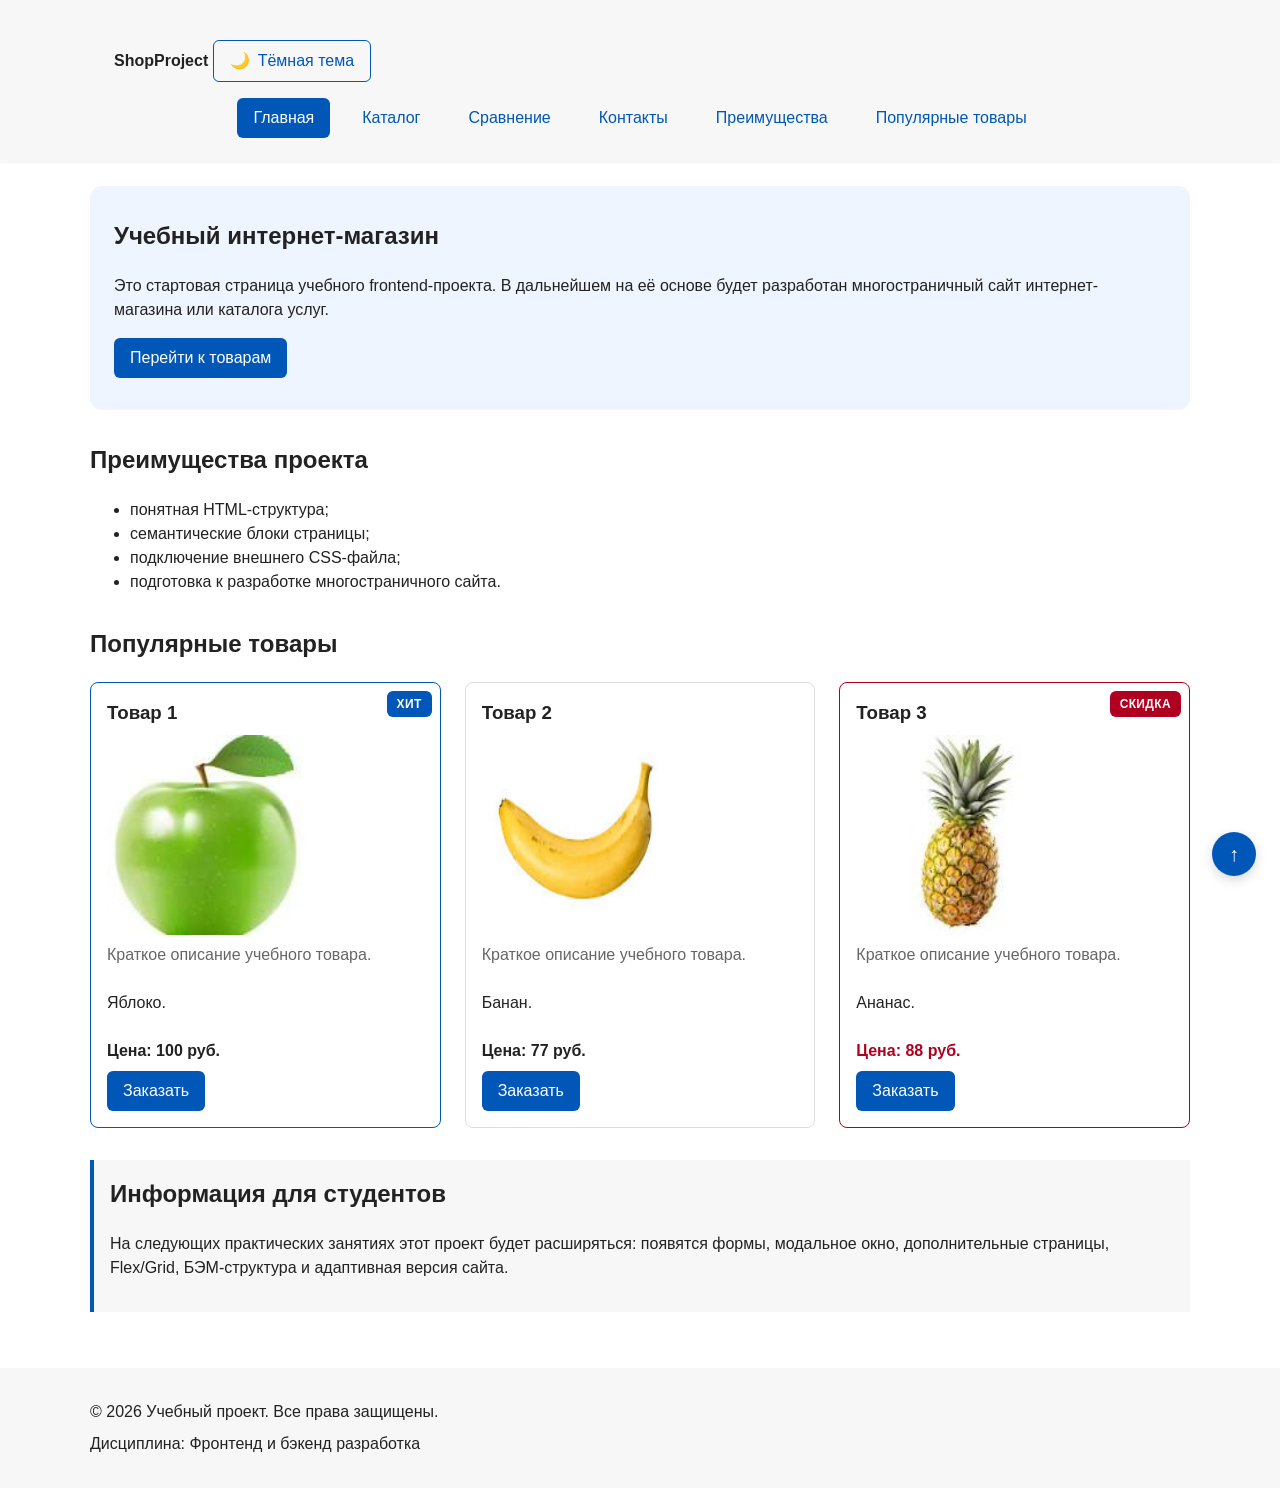
<file: index.html>
<!DOCTYPE html>
<html lang="ru">
  <head>
    <meta charset="UTF-8">
    <meta name="viewport" content="width=device-width, initial-scale=1.0">
    <meta name="description" content="Главная страница учебного интернет-магазина.">
    <meta property="og:type" content="website">
    <meta property="og:title" content="Главная – Учебный интернет-магазин">
    <meta property="og:description" content="Учебный frontend-проект интернет-магазина.">
    <meta property="og:image" content="https://dizzy-go.github.io/kr1-html-css-shop/images/preview.jpg">
    <title>Главная – Учебный интернет-магазин</title>
    <link rel="stylesheet" href="css/style.css">
    <script src="js/main.js" defer></script>
  </head>
  <body>
    <header class="site-header">
      <div class="site-header__inner">
        <a class="site-header__logo" href="index.html">ShopProject</a>

        <button class="theme-toggle" type="button" id="theme-toggle" aria-label="Переключить тему">
          <span class="theme-toggle__icon" aria-hidden="true">🌙</span>
          <span class="theme-toggle__text">Тёмная тема</span>
        </button>

        <nav class="site-nav" aria-label="Основная навигация">
          <ul class="site-nav__list">
            <li class="site-nav__item"><a class="site-nav__link site-nav__link--active" href="index.html">Главная</a></li>
            <li class="site-nav__item"><a class="site-nav__link" href="catalog.html">Каталог</a></li>
            <li class="site-nav__item"><a class="site-nav__link" href="compare.html">Сравнение</a></li>
            <li class="site-nav__item"><a class="site-nav__link" href="contacts.html">Контакты</a></li>
            <li class="site-nav__item"><a class="site-nav__link" href="index.html#advantages">Преимущества</a></li>
            <li class="site-nav__item"><a class="site-nav__link" href="index.html#popular">Популярные товары</a></li>
          </ul>
        </nav>
      </div>
    </header>

    <main>
      <section class="hero">
        <h1 class="hero__title">Учебный интернет-магазин</h1>
        <p class="hero__text">
          Это стартовая страница учебного frontend-проекта.
          В дальнейшем на её основе будет разработан многостраничный сайт
          интернет-магазина или каталога услуг.
        </p>
        <a class="button button--primary" href="#popular">Перейти к товарам</a>
      </section>

      <section class="section" id="advantages">
        <h2 class="section__title">Преимущества проекта</h2>
        <ul class="advantages-list">
          <li>понятная HTML-структура;</li>
          <li>семантические блоки страницы;</li>
          <li>подключение внешнего CSS-файла;</li>
          <li>подготовка к разработке многостраничного сайта.</li>
        </ul>
      </section>

      <section class="section" id="popular">
        <h2 class="section__title">Популярные товары</h2>

        <div class="products-grid">
          <article class="product-card product-card--featured">
            <span class="product-card__badge product-card__badge--hit">Хит</span>
            <h3 class="product-card__title">Товар 1</h3>
            <img class="product-card__img" src="images/apple.png" alt="Яблоко">
            <p class="product-card__description">Краткое описание учебного товара.</p>
            <p>Яблоко.</p>
            <p class="product-card__price">Цена: 100 руб.</p>
            <div class="product-card__actions">
              <button
                class="button button--primary product-card__button"
                type="button"
                data-product="Товар 1"
              >
                Заказать
              </button>
            </div>
          </article>

          <article class="product-card">
            <h3 class="product-card__title">Товар 2</h3>
            <img class="product-card__img" src="images/banan.png" alt="Банан">
            <p class="product-card__description">Краткое описание учебного товара.</p>
            <p>Банан.</p>
            <p class="product-card__price">Цена: 77 руб.</p>
            <div class="product-card__actions">
              <button
                class="button button--primary product-card__button"
                type="button"
                data-product="Товар 2"
              >
                Заказать
              </button>
            </div>
          </article>

          <article class="product-card product-card--discount">
            <span class="product-card__badge product-card__badge--sale">Скидка</span>
            <h3 class="product-card__title">Товар 3</h3>
            <img class="product-card__img" src="images/ananas.png" alt="Ананас">
            <p class="product-card__description">Краткое описание учебного товара.</p>
            <p>Ананас.</p>
            <p class="product-card__price">Цена: 88 руб.</p>
            <div class="product-card__actions">
              <button
                class="button button--primary product-card__button"
                type="button"
                data-product="Товар 3"
              >
                Заказать
              </button>
            </div>
          </article>
        </div>
      </section>

      <aside class="aside-info">
        <h2 class="aside-info__title">Информация для студентов</h2>
        <p>
          На следующих практических занятиях этот проект будет расширяться:
          появятся формы, модальное окно, дополнительные страницы,
          Flex/Grid, БЭМ-структура и адаптивная версия сайта.
        </p>
      </aside>
    </main>

    <footer class="site-footer" id="contacts">
      <p class="site-footer__text">&copy; 2026 Учебный проект. Все права защищены.</p>
      <p class="site-footer__text">Дисциплина: Фронтенд и бэкенд разработка</p>
    </footer>

    <dialog class="order-dialog" id="order-dialog" aria-labelledby="order-dialog-title">
      <h2 class="order-dialog__title" id="order-dialog-title">Оформление заявки</h2>

      <form class="order-form" id="order-form" action="#" method="post" novalidate>
        <input id="selected-product" name="selected-product" type="hidden">

        <div class="order-form__field">
          <label class="order-form__label" for="order-name">Имя</label>
          <input
            class="order-form__input"
            id="order-name"
            name="name"
            type="text"
            placeholder="Введите ваше имя"
            minlength="2"
            autocomplete="given-name"
            required
          >
        </div>

        <div class="order-form__field">
          <label class="order-form__label" for="order-email">E-mail</label>
          <input
            class="order-form__input"
            id="order-email"
            name="email"
            type="email"
            placeholder="example@mail.ru"
            autocomplete="email"
            required
          >
        </div>

        <div class="order-form__field">
          <label class="order-form__label" for="order-phone">Телефон</label>
          <input
            class="order-form__input"
            id="order-phone"
            name="phone"
            type="tel"
            inputmode="tel"
            placeholder="+7 (900) 000-00-00"
            pattern="^\+7 \(\d{3}\) \d{3}-\d{2}-\d{2}$"
            required
          >
          <small class="order-form__hint">Формат: +7 (900) 000-00-00</small>
        </div>

        <div class="order-form__field">
          <label class="order-form__label" for="order-date">Дата связи</label>
          <input class="order-form__input" id="order-date" name="date" type="date">
        </div>

        <div class="order-form__field">
          <label class="order-form__label" for="order-topic">Тема заявки</label>
          <select class="order-form__select" id="order-topic" name="topic" required>
            <option value="">Выберите тему</option>
            <option value="product">Заказ товара</option>
            <option value="consultation">Консультация</option>
            <option value="delivery">Доставка</option>
          </select>
        </div>

        <div class="order-form__field">
          <label class="order-form__label" for="order-comment">Комментарий</label>
          <textarea
            class="order-form__textarea"
            id="order-comment"
            name="comment"
            rows="4"
            placeholder="Укажите дополнительную информацию"
          ></textarea>
        </div>

        <div class="order-form__field order-form__field--checkbox">
          <label class="order-form__label">
            <input
              class="order-form__checkbox"
              id="order-agreement"
              name="agreement"
              type="checkbox"
              required
            >
            Я согласен на обработку данных
          </label>
        </div>

        <div class="order-form__actions">
          <button class="button button--secondary" type="button" id="close-order-dialog">
            Закрыть
          </button>
          <button class="button button--primary" type="submit">
            Отправить заявку
          </button>
        </div>
      </form>
    </dialog>

    <p class="success-message" id="success-message" hidden>
      Форма успешно отправлена!
    </p>

    <a class="to-top" href="#" aria-label="Наверх">↑</a>
  </body>
</html>
</file>
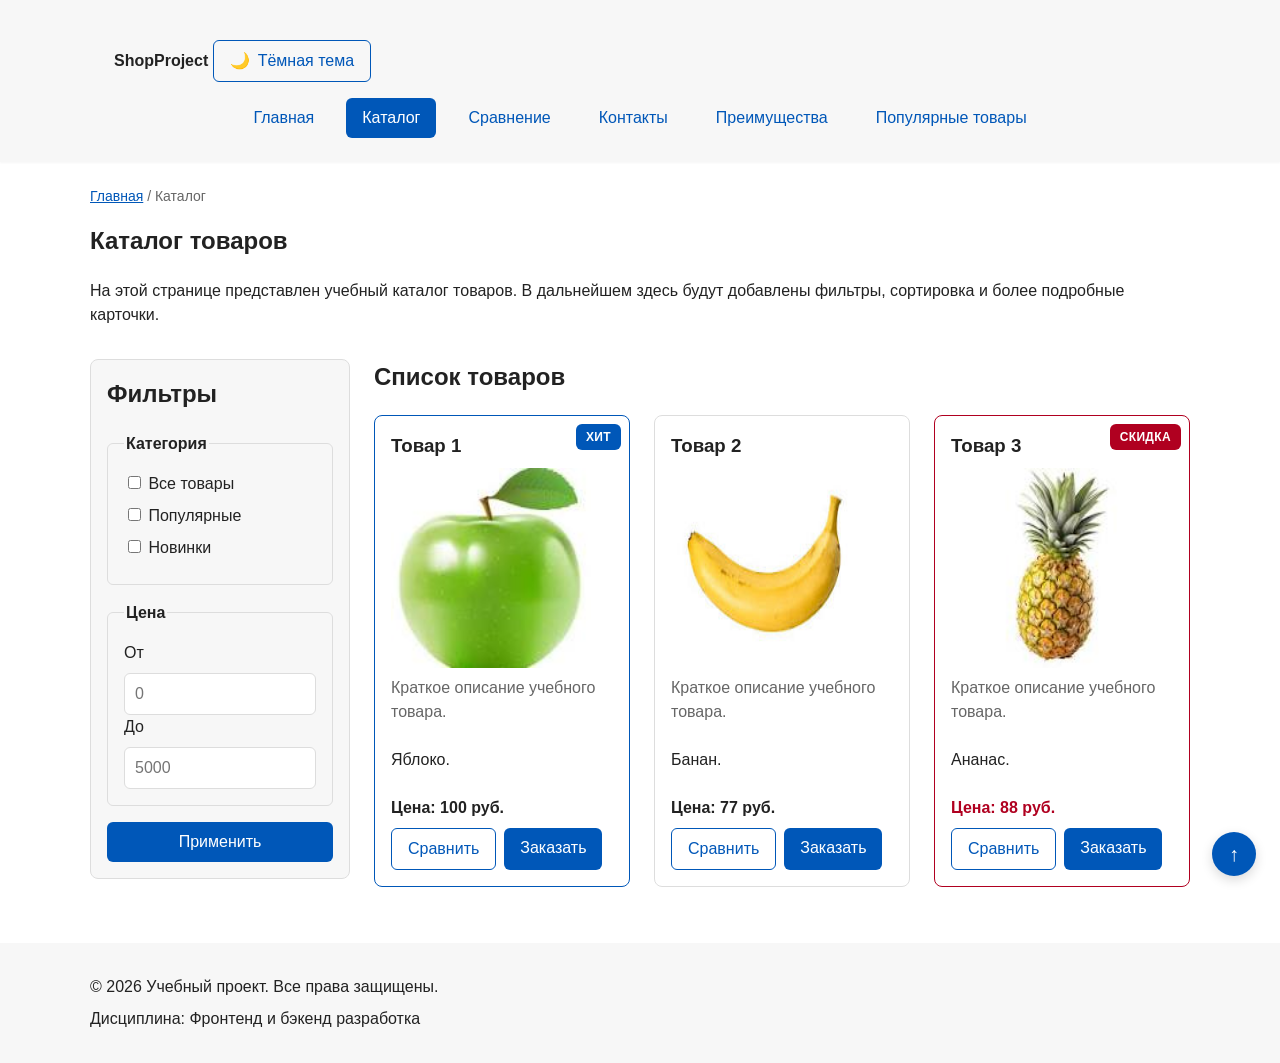
<file: catalog.html>
<!DOCTYPE html>
<html lang="ru">
  <head>
    <meta charset="UTF-8">
    <meta name="viewport" content="width=device-width, initial-scale=1.0">
    <meta name="description" content="Каталог товаров учебного интернет-магазина.">
    <meta property="og:type" content="website">
    <meta property="og:title" content="Каталог товаров – Учебный интернет-магазин">
    <meta property="og:description" content="Учебный каталог товаров интернет-магазина.">
    <meta property="og:image" content="https://dizzy-go.github.io/kr1-html-css-shop/images/preview.jpg">
    <title>Каталог товаров – Учебный интернет-магазин</title>
    <link rel="stylesheet" href="css/style.css">
    <script src="js/main.js" defer></script>
  </head>
  <body>
    <header class="site-header">
      <div class="site-header__inner">
        <a class="site-header__logo" href="index.html">ShopProject</a>

        <button class="theme-toggle" type="button" id="theme-toggle" aria-label="Переключить тему">
          <span class="theme-toggle__icon" aria-hidden="true">🌙</span>
          <span class="theme-toggle__text">Тёмная тема</span>
        </button>

        <nav class="site-nav" aria-label="Основная навигация">
          <ul class="site-nav__list">
            <li class="site-nav__item"><a class="site-nav__link" href="index.html">Главная</a></li>
            <li class="site-nav__item"><a class="site-nav__link site-nav__link--active" href="catalog.html">Каталог</a></li>
            <li class="site-nav__item"><a class="site-nav__link" href="compare.html">Сравнение</a></li>
            <li class="site-nav__item"><a class="site-nav__link" href="contacts.html">Контакты</a></li>
            <li class="site-nav__item"><a class="site-nav__link" href="index.html#advantages">Преимущества</a></li>
            <li class="site-nav__item"><a class="site-nav__link" href="index.html#popular">Популярные товары</a></li>
          </ul>
        </nav>
      </div>
    </header>

    <main>
      <nav class="breadcrumbs" aria-label="Хлебные крошки">
        <a class="breadcrumbs__link" href="index.html">Главная</a>
        <span class="breadcrumbs__current">Каталог</span>
      </nav>

      <section class="section">
        <h1 class="section__title">Каталог товаров</h1>
        <p>
          На этой странице представлен учебный каталог товаров.
          В дальнейшем здесь будут добавлены фильтры, сортировка и более подробные карточки.
        </p>
      </section>

      <section class="catalog-layout">
        <aside class="catalog-filters">
          <h2 class="catalog-filters__title">Фильтры</h2>

          <form class="filters-form" action="#" method="get">
            <fieldset class="filters-form__group">
              <legend class="filters-form__legend">Категория</legend>

              <label class="filters-form__label">
                <input class="filters-form__checkbox" type="checkbox" name="category" value="all">
                Все товары
              </label>

              <label class="filters-form__label">
                <input class="filters-form__checkbox" type="checkbox" name="category" value="popular">
                Популярные
              </label>

              <label class="filters-form__label">
                <input class="filters-form__checkbox" type="checkbox" name="category" value="new">
                Новинки
              </label>
            </fieldset>

            <fieldset class="filters-form__group">
              <legend class="filters-form__legend">Цена</legend>

              <label class="filters-form__label" for="price-from">От</label>
              <input class="filters-form__input" id="price-from" name="price-from" type="number" min="0" placeholder="0">

              <label class="filters-form__label" for="price-to">До</label>
              <input class="filters-form__input" id="price-to" name="price-to" type="number" min="0" placeholder="5000">
            </fieldset>

            <button class="button button--primary" type="submit">Применить</button>
          </form>
        </aside>

        <section class="catalog-products">
          <h2 class="catalog-products__title">Список товаров</h2>

          <div class="products-grid">
            <article class="product-card product-card--featured">
              <span class="product-card__badge product-card__badge--hit">Хит</span>
              <h3 class="product-card__title">Товар 1</h3>
              <img class="product-card__img" src="images/apple.png" alt="Яблоко">
              <p class="product-card__description">Краткое описание учебного товара.</p>
              <p>Яблоко.</p>
              <p class="product-card__price">Цена: 100 руб.</p>
              <div class="product-card__actions">
                <a class="button button--secondary" href="compare.html">Сравнить</a>
                <a class="button button--primary" href="index.html#popular">Заказать</a>
              </div>
            </article>

            <article class="product-card">
              <h3 class="product-card__title">Товар 2</h3>
              <img class="product-card__img" src="images/banan.png" alt="Банан">
              <p class="product-card__description">Краткое описание учебного товара.</p>
              <p>Банан.</p>
              <p class="product-card__price">Цена: 77 руб.</p>
              <div class="product-card__actions">
                <a class="button button--secondary" href="compare.html">Сравнить</a>
                <a class="button button--primary" href="index.html#popular">Заказать</a>
              </div>
            </article>

            <article class="product-card product-card--discount">
              <span class="product-card__badge product-card__badge--sale">Скидка</span>
              <h3 class="product-card__title">Товар 3</h3>
              <img class="product-card__img" src="images/ananas.png" alt="Ананас">
              <p class="product-card__description">Краткое описание учебного товара.</p>
              <p>Ананас.</p>
              <p class="product-card__price">Цена: 88 руб.</p>
              <div class="product-card__actions">
                <a class="button button--secondary" href="compare.html">Сравнить</a>
                <a class="button button--primary" href="index.html#popular">Заказать</a>
              </div>
            </article>
          </div>
        </section>
      </section>
    </main>

    <footer class="site-footer">
      <p class="site-footer__text">&copy; 2026 Учебный проект. Все права защищены.</p>
      <p class="site-footer__text">Дисциплина: Фронтенд и бэкенд разработка</p>
    </footer>

    <a class="to-top" href="#" aria-label="Наверх">↑</a>
  </body>
</html>
</file>
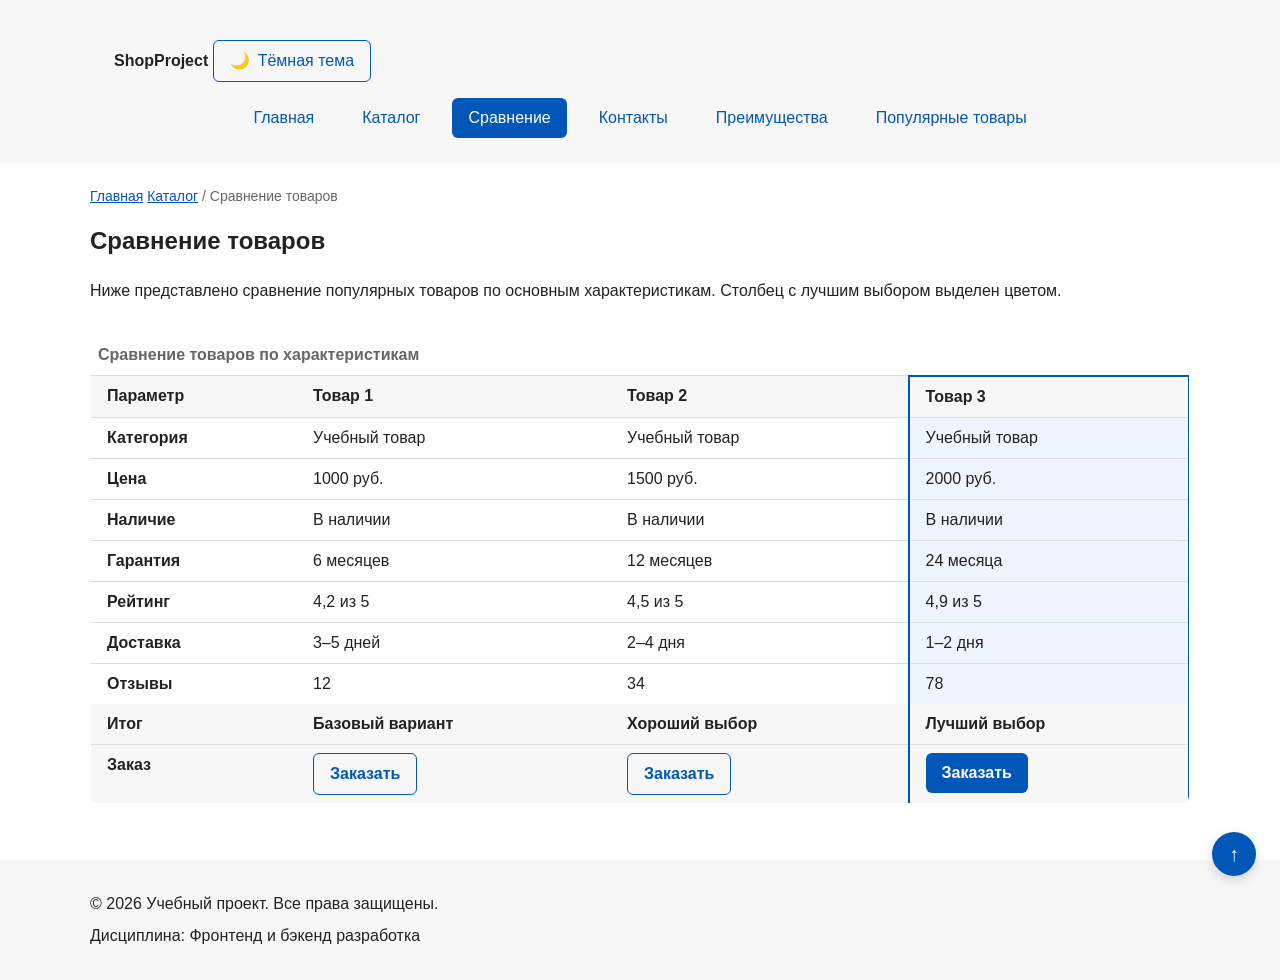
<file: compare.html>
<!DOCTYPE html>
<html lang="ru">
  <head>
    <meta charset="UTF-8">
    <meta name="viewport" content="width=device-width, initial-scale=1.0">
    <meta name="description" content="Сравнение товаров учебного интернет-магазина по характеристикам.">
    <meta property="og:type" content="website">
    <meta property="og:title" content="Сравнение товаров – Учебный интернет-магазин">
    <meta property="og:description" content="Таблица сравнения товаров по характеристикам.">
    <meta property="og:image" content="https://dizzy-go.github.io/kr1-html-css-shop/images/preview.jpg">
    <title>Сравнение товаров – Учебный интернет-магазин</title>
    <link rel="stylesheet" href="css/style.css">
    <script src="js/main.js" defer></script>
  </head>
  <body>
    <header class="site-header">
      <div class="site-header__inner">
        <a class="site-header__logo" href="index.html">ShopProject</a>

        <button class="theme-toggle" type="button" id="theme-toggle" aria-label="Переключить тему">
          <span class="theme-toggle__icon" aria-hidden="true">🌙</span>
          <span class="theme-toggle__text">Тёмная тема</span>
        </button>

        <nav class="site-nav" aria-label="Основная навигация">
          <ul class="site-nav__list">
            <li class="site-nav__item"><a class="site-nav__link" href="index.html">Главная</a></li>
            <li class="site-nav__item"><a class="site-nav__link" href="catalog.html">Каталог</a></li>
            <li class="site-nav__item"><a class="site-nav__link site-nav__link--active" href="compare.html">Сравнение</a></li>
            <li class="site-nav__item"><a class="site-nav__link" href="contacts.html">Контакты</a></li>
            <li class="site-nav__item"><a class="site-nav__link" href="index.html#advantages">Преимущества</a></li>
            <li class="site-nav__item"><a class="site-nav__link" href="index.html#popular">Популярные товары</a></li>
          </ul>
        </nav>
      </div>
    </header>

    <main>
      <nav class="breadcrumbs" aria-label="Хлебные крошки">
        <a class="breadcrumbs__link" href="index.html">Главная</a>
        <a class="breadcrumbs__link" href="catalog.html">Каталог</a>
        <span class="breadcrumbs__current">Сравнение товаров</span>
      </nav>

      <section class="section">
        <h1 class="section__title">Сравнение товаров</h1>
        <p>
          Ниже представлено сравнение популярных товаров по основным характеристикам.
          Столбец с лучшим выбором выделен цветом.
        </p>
      </section>

      <section class="section">
        <div class="compare-table-wrapper">
          <table class="compare-table">
            <caption>Сравнение товаров по характеристикам</caption>
            <thead>
              <tr>
                <th scope="col">Параметр</th>
                <th scope="col">Товар 1</th>
                <th scope="col">Товар 2</th>
                <th scope="col" class="compare-table__col--best">Товар 3</th>
              </tr>
            </thead>
            <tbody>
              <tr>
                <th scope="row">Категория</th>
                <td>Учебный товар</td>
                <td>Учебный товар</td>
                <td class="compare-table__cell--best">Учебный товар</td>
              </tr>
              <tr>
                <th scope="row">Цена</th>
                <td>1000 руб.</td>
                <td>1500 руб.</td>
                <td class="compare-table__cell--best">2000 руб.</td>
              </tr>
              <tr>
                <th scope="row">Наличие</th>
                <td>В наличии</td>
                <td>В наличии</td>
                <td class="compare-table__cell--best">В наличии</td>
              </tr>
              <tr>
                <th scope="row">Гарантия</th>
                <td>6 месяцев</td>
                <td>12 месяцев</td>
                <td class="compare-table__cell--best">24 месяца</td>
              </tr>
              <tr>
                <th scope="row">Рейтинг</th>
                <td>4,2 из 5</td>
                <td>4,5 из 5</td>
                <td class="compare-table__cell--best">4,9 из 5</td>
              </tr>
              <tr>
                <th scope="row">Доставка</th>
                <td>3–5 дней</td>
                <td>2–4 дня</td>
                <td class="compare-table__cell--best">1–2 дня</td>
              </tr>
              <tr>
                <th scope="row">Отзывы</th>
                <td>12</td>
                <td>34</td>
                <td class="compare-table__cell--best">78</td>
              </tr>
            </tbody>
            <tfoot>
              <tr>
                <th scope="row">Итог</th>
                <td>Базовый вариант</td>
                <td>Хороший выбор</td>
                <td class="compare-table__cell--best">Лучший выбор</td>
              </tr>
              <tr>
                <th scope="row">Заказ</th>
                <td>
                  <a class="button button--secondary" href="index.html#popular">Заказать</a>
                </td>
                <td>
                  <a class="button button--secondary" href="index.html#popular">Заказать</a>
                </td>
                <td class="compare-table__cell--best">
                  <a class="button button--primary" href="index.html#popular">Заказать</a>
                </td>
              </tr>
            </tfoot>
          </table>
        </div>
      </section>
    </main>

    <footer class="site-footer">
      <p class="site-footer__text">&copy; 2026 Учебный проект. Все права защищены.</p>
      <p class="site-footer__text">Дисциплина: Фронтенд и бэкенд разработка</p>
    </footer>

    <a class="to-top" href="#" aria-label="Наверх">↑</a>
  </body>
</html>
</file>
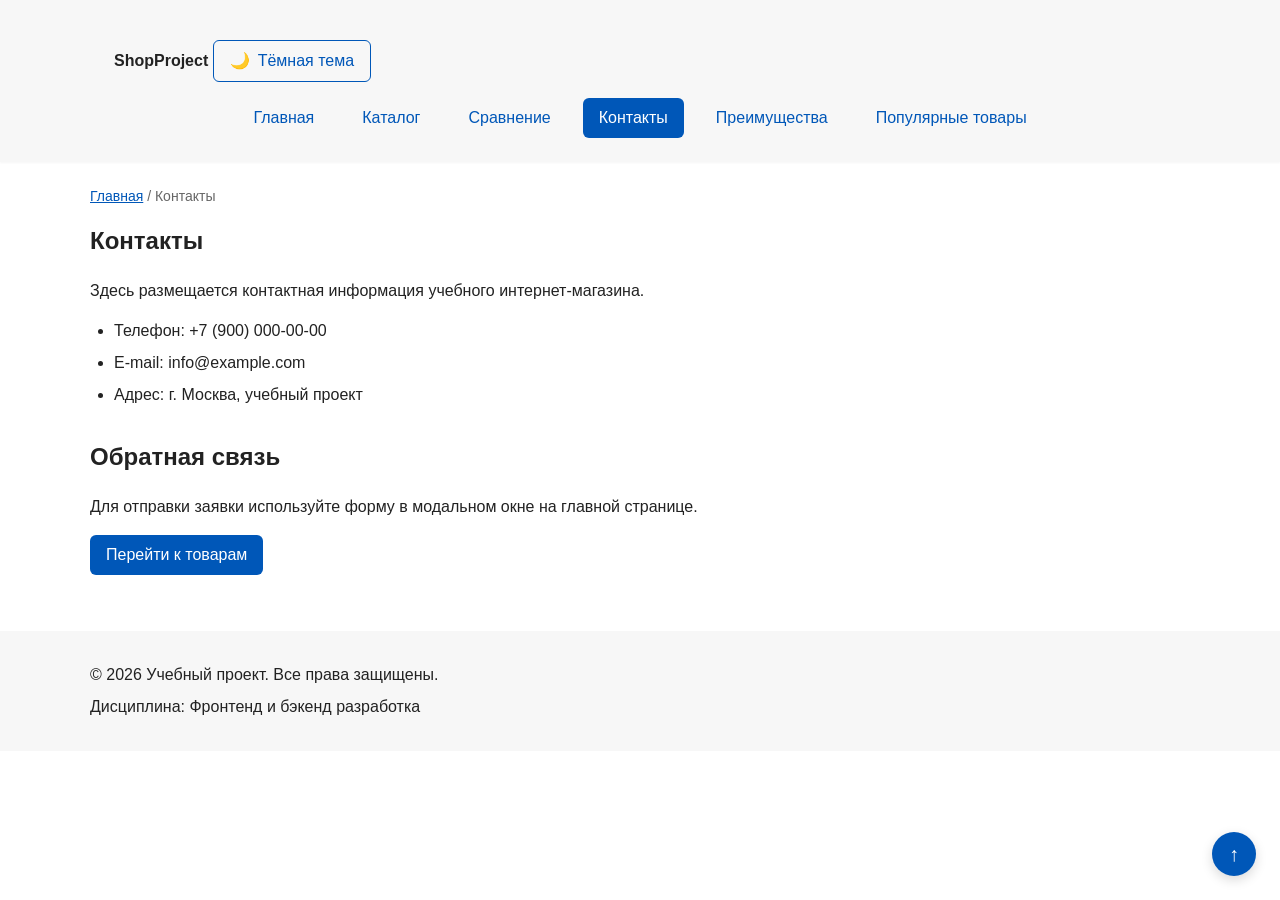
<file: contacts.html>
<!DOCTYPE html>
<html lang="ru">
  <head>
    <meta charset="UTF-8">
    <meta name="viewport" content="width=device-width, initial-scale=1.0">
    <meta name="description" content="Контактная информация учебного интернет-магазина.">
    <meta property="og:type" content="website">
    <meta property="og:title" content="Контакты – Учебный интернет-магазин">
    <meta property="og:description" content="Контактная информация учебного интернет-магазина.">
    <meta property="og:image" content="https://dizzy-go.github.io/kr1-html-css-shop/images/preview.jpg">
    <title>Контакты – Учебный интернет-магазин</title>
    <link rel="stylesheet" href="css/style.css">
    <script src="js/main.js" defer></script>
  </head>
  <body>
    <header class="site-header">
      <div class="site-header__inner">
        <a class="site-header__logo" href="index.html">ShopProject</a>

        <button class="theme-toggle" type="button" id="theme-toggle" aria-label="Переключить тему">
          <span class="theme-toggle__icon" aria-hidden="true">🌙</span>
          <span class="theme-toggle__text">Тёмная тема</span>
        </button>

        <nav class="site-nav" aria-label="Основная навигация">
          <ul class="site-nav__list">
            <li class="site-nav__item"><a class="site-nav__link" href="index.html">Главная</a></li>
            <li class="site-nav__item"><a class="site-nav__link" href="catalog.html">Каталог</a></li>
            <li class="site-nav__item"><a class="site-nav__link" href="compare.html">Сравнение</a></li>
            <li class="site-nav__item"><a class="site-nav__link site-nav__link--active" href="contacts.html">Контакты</a></li>
            <li class="site-nav__item"><a class="site-nav__link" href="index.html#advantages">Преимущества</a></li>
            <li class="site-nav__item"><a class="site-nav__link" href="index.html#popular">Популярные товары</a></li>
          </ul>
        </nav>
      </div>
    </header>

    <main>
      <nav class="breadcrumbs" aria-label="Хлебные крошки">
        <a class="breadcrumbs__link" href="index.html">Главная</a>
        <span class="breadcrumbs__current">Контакты</span>
      </nav>

      <section class="section">
        <h1 class="section__title">Контакты</h1>
        <p>
          Здесь размещается контактная информация учебного интернет-магазина.
        </p>

        <ul class="contacts-list">
          <li class="contacts-list__item">Телефон: +7 (900) 000-00-00</li>
          <li class="contacts-list__item">E-mail: info@example.com</li>
          <li class="contacts-list__item">Адрес: г. Москва, учебный проект</li>
        </ul>
      </section>

      <section class="section" id="feedback">
        <h2 class="section__title">Обратная связь</h2>
        <p>
          Для отправки заявки используйте форму в модальном окне на главной странице.
        </p>
        <a class="button button--primary" href="index.html#popular">Перейти к товарам</a>
      </section>
    </main>

    <footer class="site-footer">
      <p class="site-footer__text">&copy; 2026 Учебный проект. Все права защищены.</p>
      <p class="site-footer__text">Дисциплина: Фронтенд и бэкенд разработка</p>
    </footer>

    <a class="to-top" href="#" aria-label="Наверх">↑</a>
  </body>
</html>
</file>
<file: css/style.css>
/* ===================================
   1. Переменные проекта
   =================================== */

:root {
  color-scheme: light;

  /* Основные цвета проекта */
  --color-bg: #ffffff;
  --color-text: #222222;
  --color-muted: #666666;
  --color-primary: #0057b8;
  --color-primary-dark: #003f86;
  --color-border: #dddddd;
  --color-surface: #f7f7f7;
  --color-surface-accent: #eef5ff;
  --color-danger: #b00020;
  --color-success: #168a2f;
  --color-success-bg: #eefaf0;
  --color-white: #ffffff;

  /* Отступы */
  --space-xs: 4px;
  --space-sm: 8px;
  --space-md: 16px;
  --space-lg: 24px;
  --space-xl: 32px;

  /* Скругления */
  --radius-sm: 6px;
  --radius-md: 8px;
  --radius-lg: 12px;

  /* Размеры */
  --container-width: 1100px;

  /* Z-индексы */
  --z-header: 100;
  --z-badge: 1;
  --z-to-top: 50;
}

/* Тёмная тема: применяется, если пользователь выбрал её кнопкой */
[data-theme="dark"] {
  color-scheme: dark;

  --color-bg: #121212;
  --color-text: #e6e6e6;
  --color-muted: #9a9a9a;
  --color-primary: #5c9ce6;
  --color-primary-dark: #3d7bc7;
  --color-border: #2e2e2e;
  --color-surface: #1c1c1c;
  --color-surface-accent: #1a2634;
  --color-danger: #ff6b6b;
  --color-success: #5cc98a;
  --color-success-bg: #14291c;
  --color-white: #ffffff;
}

/* Автоматическая тёмная тема по системной настройке */
@media (prefers-color-scheme: dark) {
  :root:not([data-theme="light"]) {
    color-scheme: dark;

    --color-bg: #121212;
    --color-text: #e6e6e6;
    --color-muted: #9a9a9a;
    --color-primary: #5c9ce6;
    --color-primary-dark: #3d7bc7;
    --color-border: #2e2e2e;
    --color-surface: #1c1c1c;
    --color-surface-accent: #1a2634;
    --color-danger: #ff6b6b;
    --color-success: #5cc98a;
    --color-success-bg: #14291c;
    --color-white: #ffffff;
  }
}

/* ===================================
   2. Базовые стили
   =================================== */

* {
  box-sizing: border-box;
}

html {
  scroll-behavior: smooth;
}

body {
  margin: 0;
  font-family: Arial, sans-serif;
  line-height: 1.5;
  color: var(--color-text);
  background-color: var(--color-bg);
  transition: background-color 0.2s ease, color 0.2s ease;
}

main {
  padding: var(--space-lg);
}

:target {
  outline: 2px dashed var(--color-primary);
  outline-offset: 4px;
}

/* ===================================
   3. Блок: button
   =================================== */

.button {
  display: inline-block;
  padding: var(--space-sm) var(--space-md);
  border: none;
  border-radius: var(--radius-sm);
  font: inherit;
  text-decoration: none;
  cursor: pointer;
}

.button--primary {
  color: var(--color-white);
  background-color: var(--color-primary);
}

.button--primary:hover {
  background-color: var(--color-primary-dark);
}

.button--secondary {
  color: var(--color-primary);
  background-color: transparent;
  border: 1px solid var(--color-primary);
}

.button--secondary:hover {
  color: var(--color-white);
  background-color: var(--color-primary);
}

.button:focus-visible {
  outline: 2px solid var(--color-primary);
  outline-offset: 3px;
}

.button:disabled,
.button--disabled {
  opacity: 0.6;
  cursor: not-allowed;
}

/* ===================================
   4. Блок: site-header (sticky)
   =================================== */

.site-header {
  position: sticky;
  top: 0;
  z-index: var(--z-header);
  background-color: var(--color-surface);
  box-shadow: 0 1px 2px rgba(0, 0, 0, 0.04);
}

.site-header__inner {
  max-width: var(--container-width);
  margin: 0 auto;
  padding: var(--space-lg);
}

.site-header__logo {
  font-weight: 700;
  color: var(--color-text);
  text-decoration: none;
}

/* ===================================
   5. Блок: theme-toggle
   =================================== */

.theme-toggle {
  display: inline-flex;
  align-items: center;
  gap: var(--space-sm);
  margin-top: var(--space-md);
  padding: var(--space-sm) var(--space-md);
  font: inherit;
  color: var(--color-primary);
  background-color: transparent;
  border: 1px solid var(--color-primary);
  border-radius: var(--radius-sm);
  cursor: pointer;
}

.theme-toggle:hover {
  color: var(--color-white);
  background-color: var(--color-primary);
}

.theme-toggle:focus-visible {
  outline: 2px solid var(--color-primary);
  outline-offset: 3px;
}

.theme-toggle__icon {
  font-size: 16px;
  line-height: 1;
}

/* ===================================
   6. Блок: site-nav
   =================================== */

.site-nav__list {
  display: flex;
  flex-wrap: wrap;
  justify-content: center;
  align-items: center;
  gap: var(--space-md);
  padding: 0;
  margin: var(--space-md) 0 0;
  list-style: none;
}

.site-nav__link {
  display: inline-block;
  padding: var(--space-sm) var(--space-md);
  color: var(--color-primary);
  text-decoration: none;
  border-radius: var(--radius-sm);
}

.site-nav__link:hover {
  color: var(--color-white);
  background-color: var(--color-primary);
}

.site-nav__link:focus-visible {
  outline: 2px solid var(--color-primary);
  outline-offset: 3px;
}

.site-nav__link--active {
  color: var(--color-white);
  background-color: var(--color-primary);
}

/* ===================================
   7. Блок: breadcrumbs
   =================================== */

.breadcrumbs {
  max-width: var(--container-width);
  margin: 0 auto var(--space-md);
  font-size: 14px;
  color: var(--color-muted);
}

.breadcrumbs__link {
  color: var(--color-primary);
}

.breadcrumbs__current::before {
  content: " / ";
  color: var(--color-muted);
}

/* ===================================
   8. Блок: hero
   =================================== */

.hero {
  max-width: var(--container-width);
  margin: 0 auto var(--space-xl);
  padding: var(--space-xl) var(--space-lg);
  background-color: var(--color-surface-accent);
  border-radius: var(--radius-lg);
}

.hero__title {
  margin-top: 0;
}

/* ===================================
   9. Блок: section
   =================================== */

.section {
  max-width: var(--container-width);
  margin: 0 auto var(--space-xl);
}

.section__title {
  margin-top: 0;
}

/* ===================================
   10. Блок: products-grid
   =================================== */

.products-grid {
  display: grid;
  grid-template-columns: repeat(3, 1fr);
  gap: var(--space-lg);
}

/* ===================================
   11. Блок: product-card
   =================================== */

.product-card {
  position: relative;
  display: flex;
  flex-direction: column;
  gap: var(--space-sm);
  padding: var(--space-md);
  border: 1px solid var(--color-border);
  border-radius: var(--radius-md);
  background-color: var(--color-bg);
}

.product-card:hover {
  border-color: var(--color-primary);
}

.product-card--featured {
  border-color: var(--color-primary);
}

.product-card--discount {
  border-color: var(--color-danger);
}

.product-card__badge {
  position: absolute;
  top: var(--space-sm);
  right: var(--space-sm);
  z-index: var(--z-badge);
  padding: 4px 10px;
  font-size: 12px;
  font-weight: 700;
  color: var(--color-white);
  border-radius: var(--radius-sm);
  text-transform: uppercase;
  letter-spacing: 0.03em;
}

.product-card__badge--hit {
  background-color: var(--color-primary);
}

.product-card__badge--sale {
  background-color: var(--color-danger);
}

.product-card__title {
  margin: 0;
  padding-right: 70px;
  color: var(--color-text);
}
.product-card__img {
  width: 200px;
  height: 200px;
}

.product-card__description {
  margin: 0;
  color: var(--color-muted);
}

.product-card__price {
  margin: 0;
  font-weight: 700;
}

.product-card--discount .product-card__price {
  color: var(--color-danger);
}

.product-card__actions {
  display: flex;
  flex-wrap: wrap;
  gap: var(--space-sm);
  margin-top: auto;
}

/* ===================================
   12. Блок: aside-info
   =================================== */

.aside-info {
  max-width: var(--container-width);
  margin: 0 auto var(--space-xl);
  padding: var(--space-md);
  border-left: 4px solid var(--color-primary);
  background-color: var(--color-surface);
}

.aside-info__title {
  margin-top: 0;
}

/* ===================================
   13. Блок: site-footer
   =================================== */

.site-footer {
  padding: var(--space-lg);
  background-color: var(--color-surface);
}

.site-footer__text {
  max-width: var(--container-width);
  margin: var(--space-sm) auto;
}

/* ===================================
   14. Блок: catalog-layout
   =================================== */

.catalog-layout {
  max-width: var(--container-width);
  margin: 0 auto var(--space-xl);
  display: grid;
  grid-template-columns: 260px 1fr;
  grid-template-areas: "filters products";
  gap: var(--space-lg);
}

/* ===================================
   15. Блок: catalog-filters
   =================================== */

.catalog-filters {
  grid-area: filters;
  position: sticky;
  top: calc(var(--space-xl) * 3);
  align-self: start;
  padding: var(--space-md);
  border: 1px solid var(--color-border);
  border-radius: var(--radius-md);
  background-color: var(--color-surface);
}

.catalog-filters__title {
  margin-top: 0;
}

/* ===================================
   16. Блок: catalog-products
   =================================== */

.catalog-products {
  grid-area: products;
}

.catalog-products__title {
  margin-top: 0;
}

/* ===================================
   17. Блок: filters-form
   =================================== */

.filters-form {
  display: grid;
  gap: var(--space-md);
}

.filters-form__group {
  margin: 0;
  padding: var(--space-md);
  border: 1px solid var(--color-border);
  border-radius: var(--radius-sm);
}

.filters-form__legend {
  font-weight: 700;
}

.filters-form__label {
  display: block;
  margin-bottom: var(--space-sm);
}

.filters-form__input {
  width: 100%;
  padding: 8px 10px;
  border: 1px solid var(--color-border);
  border-radius: var(--radius-sm);
  font: inherit;
  background-color: var(--color-bg);
  color: var(--color-text);
}

/* ===================================
   18. Блок: order-dialog
   =================================== */

.order-dialog {
  width: min(100% - 32px, 560px);
  padding: var(--space-lg);
  border: none;
  border-radius: var(--radius-lg);
  background-color: var(--color-bg);
  color: var(--color-text);
}

.order-dialog::backdrop {
  background-color: rgba(0, 0, 0, 0.5);
}

.order-dialog__title {
  margin-top: 0;
}

/* ===================================
   19. Блок: order-form
   =================================== */

.order-form {
  display: grid;
  gap: var(--space-sm);
}

.order-form--page {
  max-width: var(--container-width);
  margin: 0 auto;
  padding: var(--space-lg);
  border: 1px solid var(--color-border);
  border-radius: var(--radius-md);
  background-color: var(--color-bg);
}

.order-form__field {
  margin-bottom: var(--space-md);
}

.order-form__label {
  display: block;
  margin-bottom: var(--space-xs);
}

.order-form__input,
.order-form__select,
.order-form__textarea {
  width: 100%;
  padding: 10px 12px;
  border: 1px solid var(--color-border);
  border-radius: var(--radius-sm);
  font: inherit;
  background-color: var(--color-bg);
  color: var(--color-text);
}

.order-form__checkbox {
  width: auto;
}

.order-form__hint {
  display: block;
  margin-top: var(--space-xs);
  color: var(--color-muted);
}

.order-form__input:hover,
.order-form__select:hover,
.order-form__textarea:hover {
  border-color: var(--color-primary);
}

.order-form__input:focus-visible,
.order-form__select:focus-visible,
.order-form__textarea:focus-visible,
.order-form__actions .button:focus-visible {
  outline: 2px solid var(--color-primary);
  outline-offset: 3px;
}

[aria-invalid="true"] {
  border-color: var(--color-danger);
}

.order-form__actions {
  display: flex;
  gap: var(--space-md);
  margin-top: var(--space-lg);
}

/* ===================================
   20. Блок: success-message
   =================================== */

.success-message {
  max-width: var(--container-width);
  margin: var(--space-lg) auto;
  padding: var(--space-md);
  border-left: 4px solid var(--color-success);
  background-color: var(--color-success-bg);
}

/* ===================================
   21. Блок: compare-table
   =================================== */

.compare-table-wrapper {
  overflow-x: auto;
  border-radius: var(--radius-md);
}

.compare-table {
  width: 100%;
  border-collapse: collapse;
  background-color: var(--color-bg);
  border: 1px solid var(--color-border);
  border-radius: var(--radius-md);
  overflow: hidden;
}

.compare-table caption {
  padding: var(--space-sm);
  font-weight: 700;
  text-align: left;
  color: var(--color-muted);
}

.compare-table th,
.compare-table td {
  padding: var(--space-sm) var(--space-md);
  text-align: left;
  border-bottom: 1px solid var(--color-border);
  vertical-align: top;
}

.compare-table thead th {
  background-color: var(--color-surface);
  font-weight: 700;
  white-space: nowrap;
}

.compare-table tbody tr:hover {
  background-color: var(--color-surface-accent);
}

.compare-table__col--best,
.compare-table__cell--best {
  background-color: var(--color-surface-accent);
  border-left: 2px solid var(--color-primary);
  border-right: 2px solid var(--color-primary);
}

.compare-table__col--best {
  border-top: 2px solid var(--color-primary);
}

.compare-table tbody tr:last-child th,
.compare-table tbody tr:last-child td {
  border-bottom: none;
}

.compare-table tfoot th,
.compare-table tfoot td {
  background-color: var(--color-surface);
  font-weight: 700;
}

/* ===================================
   22. Блок: contacts-list
   =================================== */

.contacts-list {
  padding-left: var(--space-lg);
}

.contacts-list__item {
  margin-bottom: var(--space-sm);
}

/* ===================================
   23. Блок: to-top
   =================================== */

.to-top {
  position: fixed;
  right: var(--space-lg);
  bottom: var(--space-lg);
  z-index: var(--z-to-top);
  display: flex;
  align-items: center;
  justify-content: center;
  width: 44px;
  height: 44px;
  font-size: 20px;
  font-weight: 700;
  color: var(--color-white);
  background-color: var(--color-primary);
  border-radius: 50%;
  text-decoration: none;
  box-shadow: 0 4px 12px rgba(0, 0, 0, 0.15);
}

.to-top:hover {
  background-color: var(--color-primary-dark);
}

.to-top:focus-visible {
  outline: 2px solid var(--color-primary);
  outline-offset: 3px;
}

/* ===================================
   24. Уважение к настройкам пользователя
   =================================== */

@media (prefers-reduced-motion: reduce) {
  html {
    scroll-behavior: auto;
  }

  body,
  .product-card,
  .button,
  .to-top {
    transition: none;
  }
}
</file>
